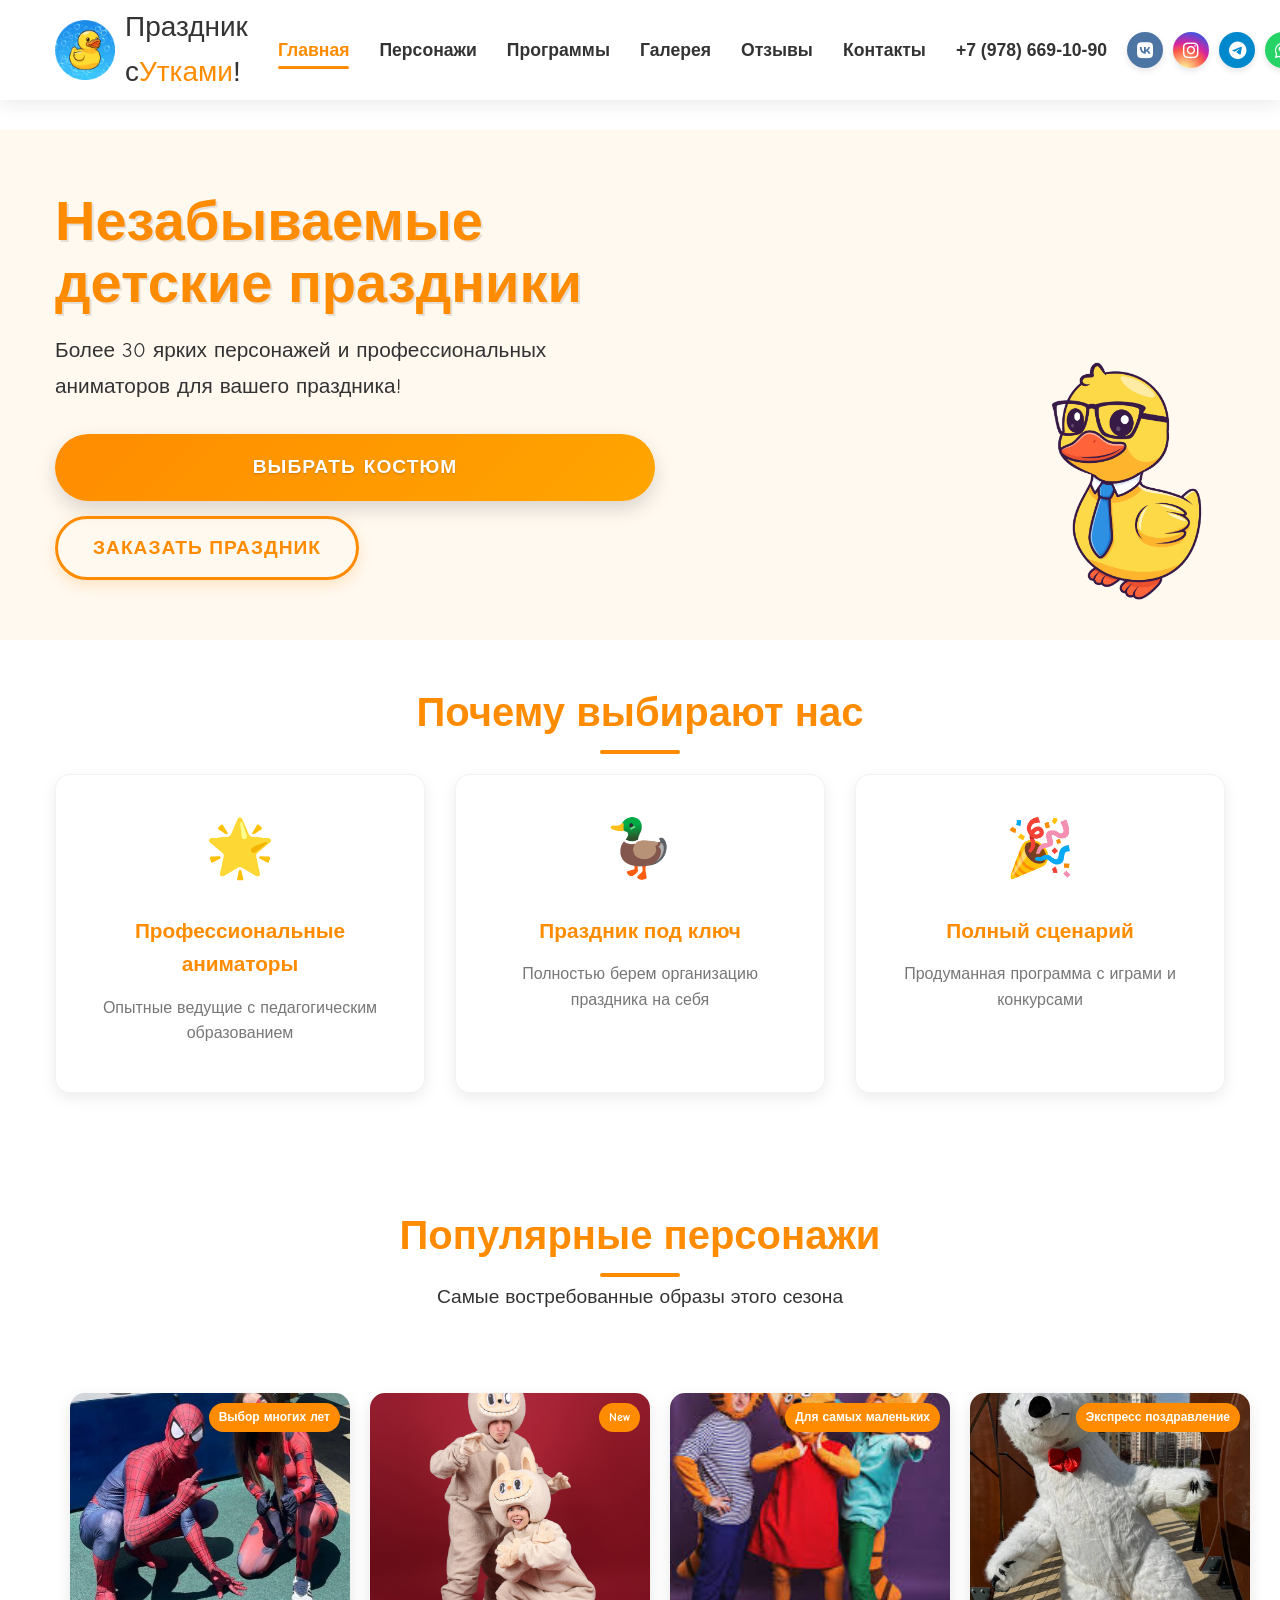
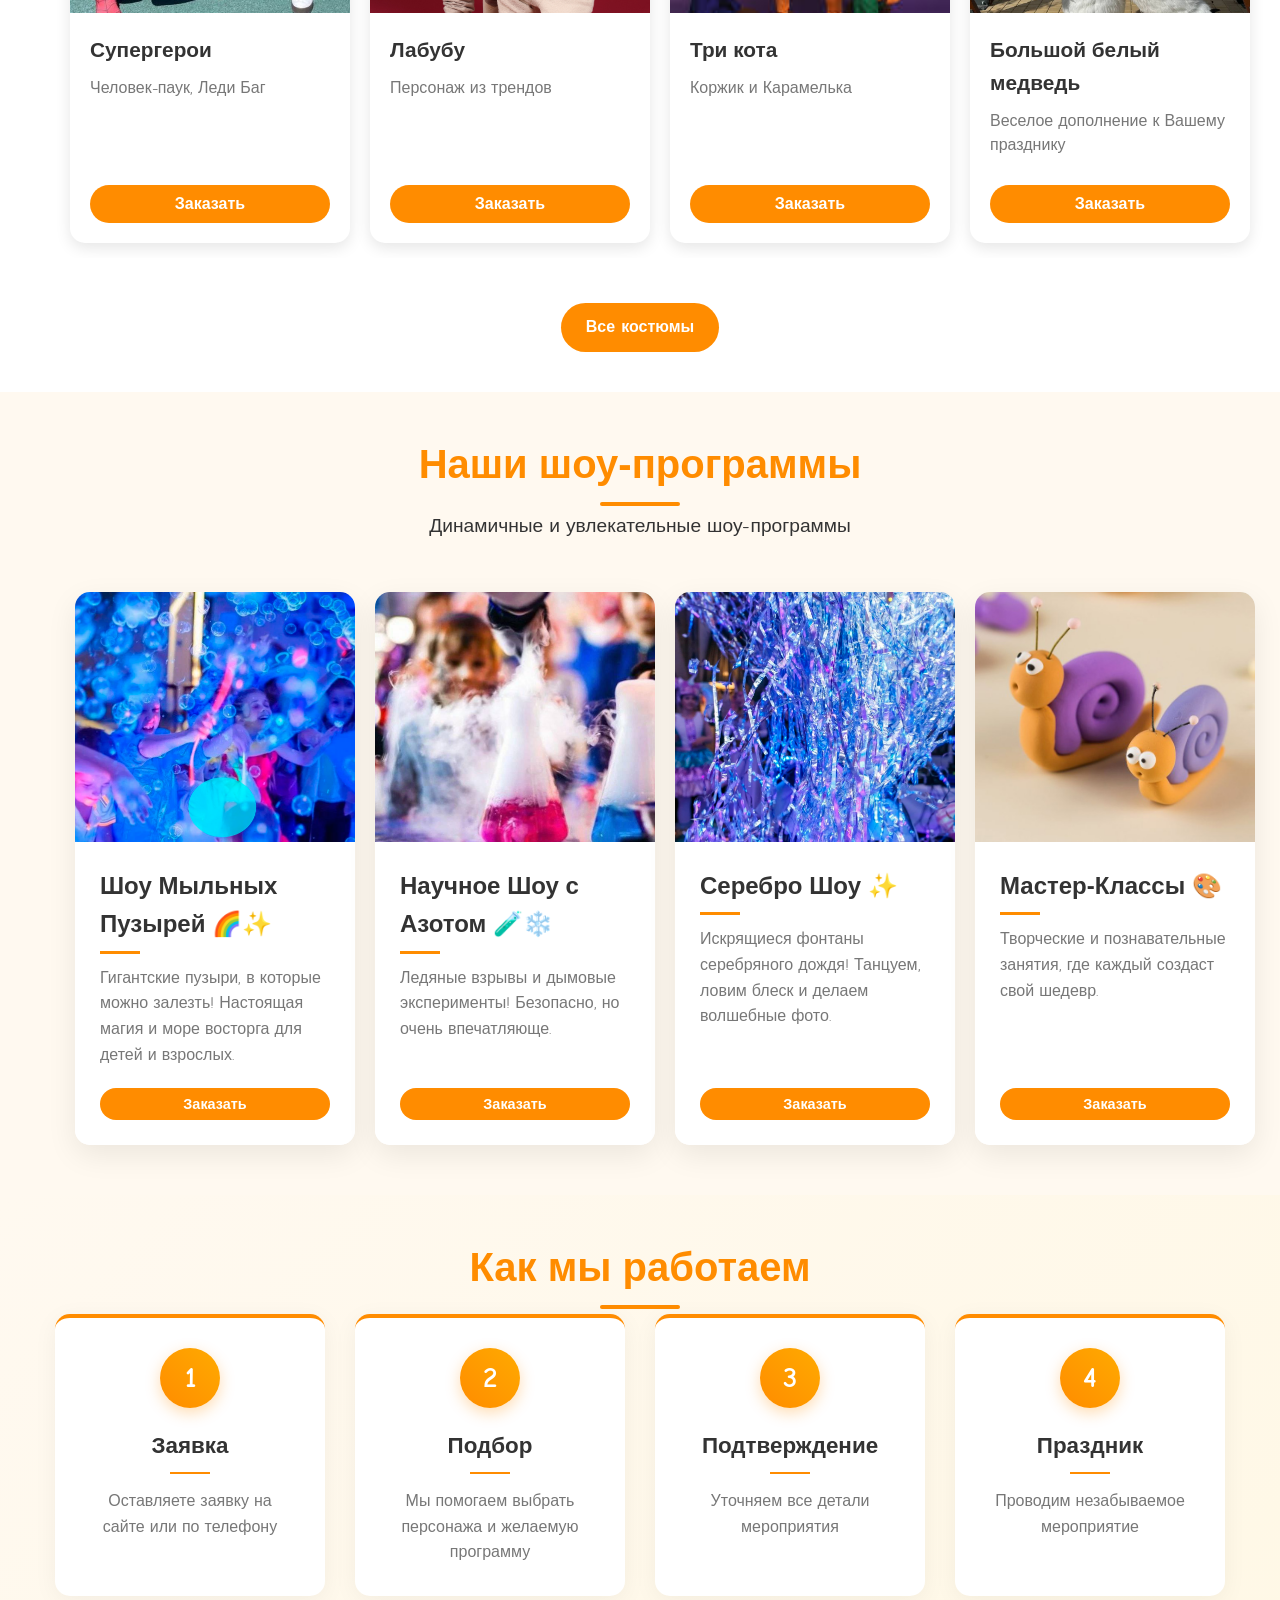
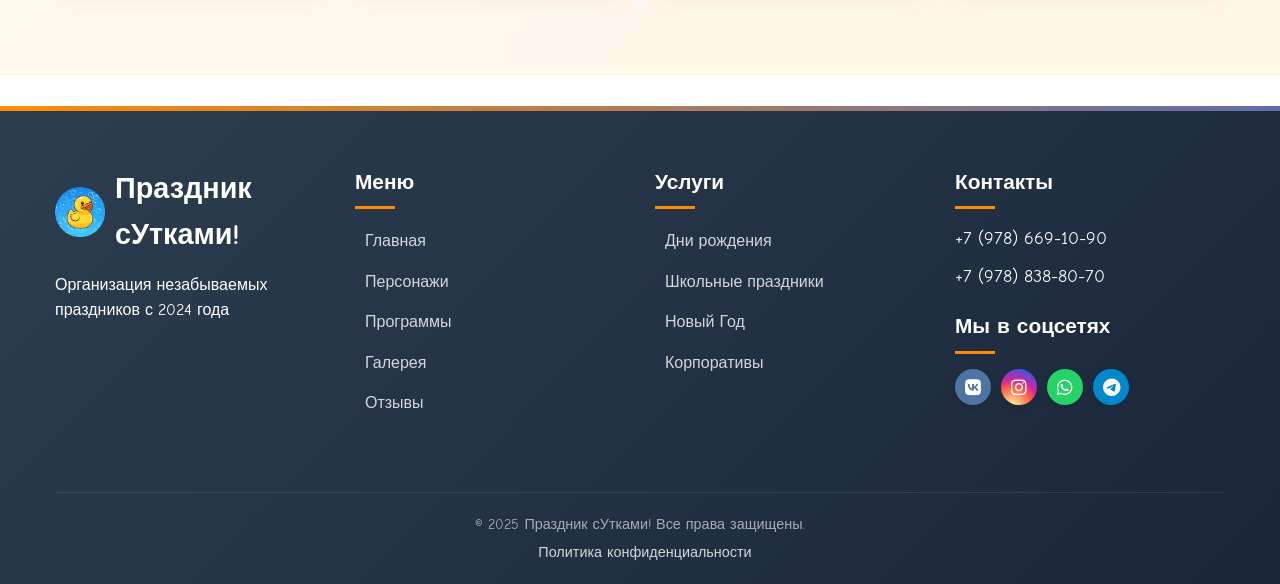
<file: index.html>
<!DOCTYPE html>
<html lang="ru">
<head>
    <meta charset="UTF-8">
    <meta name="viewport" content="width=device-width, initial-scale=1.0">
    <title>Праздник сУтками! - Организация детских праздников</title>
    <meta name="description" content="Профессиональная организация детских праздников">
    <link href="https://fonts.googleapis.com/css2?family=Chewy&family=Comic+Neue:wght@400;700&display=swap" rel="stylesheet">
    <link rel="stylesheet" href="https://cdnjs.cloudflare.com/ajax/libs/font-awesome/6.0.0/css/all.min.css">
    <link rel="stylesheet" href="css/style.css">
</head>
<body>
    <!-- Шапка -->
    <header class="header">
        <div class="container">
            <div class="header__inner">
                <a href="index.html" class="logo">
                    <img src="images/logo.png" alt="Логотип Праздник сУтками" class="logo__img">
                    <span class="logo__text">Праздник с<span>Утками</span>!</span>
                </a>
                
                <nav class="nav">
                    <a href="index.html" class="nav__link active">Главная</a>
                    <a href="costumes.html" class="nav__link">Персонажи</a>
                    <a href="programs.html" class="nav__link">Программы</a>
                    <a href="gallery.html" class="nav__link">Галерея</a>
                    <a href="reviews.html" class="nav__link">Отзывы</a>
                    <a href="contacts.html" class="nav__link">Контакты</a>
                </nav>
                
                <div class="header__contacts">
                    <a href="tel:+79786691090" class="header__phone">+7 (978) 669-10-90</a>
                    <div class="social-links">
                        <a href="https://vk.com/prazdnik_sutkami" class="social-link vk" target="_blank" aria-label="ВКонтакте"><i class="fab fa-vk"></i></a>
                        <a href="https://instagram.com/prazdnik_sutkami" class="social-link insta" target="_blank" aria-label="Instagram"><i class="fab fa-instagram"></i></a>
                        <a href="https://t.me/prazdnik_sutkami" class="social-link tg" target="_blank" aria-label="Telegram"><i class="fab fa-telegram"></i></a>
                        <a href="https://wa.me/79786691090" class="social-link wa" target="_blank" aria-label="WhatsApp"><i class="fab fa-whatsapp"></i></a>
                    </div>
                </div>
                
                <button class="burger" aria-label="Меню">
                    <span></span>
                    <span></span>
                    <span></span>
                </button>
            </div>
        </div>
    </header>

    <!-- Основное содержимое -->
    <main class="main">
        <!-- Герой -->
        <section class="hero">
            <div class="container">
                <div class="hero__content">
                    <h1 class="hero__title">Незабываемые детские праздники</h1>
                    <p class="hero__text">Более 30 ярких персонажей и профессиональных аниматоров для вашего праздника!</p>
                    <div class="hero__buttons">
                     <a href="costumes.html" class="btn btn--primary pulse btn-costume">Выбрать костюм</a>
                        <button class="btn btn--outline btn-order" id="openModalBtn">Заказать праздник</button>
                    </div>
                </div>
                <div class="hero__image">
                    <img src="images/hero-duck.png" alt="Веселая утка" class="hero__duck floating" width="300" height="300">
                </div>
            </div>
        </section>

        <!-- Преимущества -->
        <section class="section benefits">
            <div class="container">
                <h2 class="section__title">Почему выбирают нас</h2>
                
                <div class="benefits__grid">
                    <div class="benefit-card">
                        <div class="benefit-card__icon">🌟</div>
                        <h3 class="benefit-card__title">Профессиональные аниматоры</h3>
                        <p class="benefit-card__text">Опытные ведущие с педагогическим образованием</p>
                    </div>
                    
                    <div class="benefit-card">
                        <div class="benefit-card__icon">🦆</div>
                        <h3 class="benefit-card__title">Праздник под ключ</h3>
                        <p class="benefit-card__text">Полностью берем организацию праздника на себя</p>
                    </div>
                    
                    <div class="benefit-card">
                        <div class="benefit-card__icon">🎉</div>
                        <h3 class="benefit-card__title">Полный сценарий</h3>
                        <p class="benefit-card__text">Продуманная программа с играми и конкурсами</p>
                    </div>
                </div>
            </div>
        </section>

        <!-- Популярные костюмы -->
        <section class="section costumes">
            <div class="container">
                <h2 class="section__title">Популярные персонажи</h2>
                <p class="section__subtitle">Самые востребованные образы этого сезона</p>
                
                <div class="costumes__grid">
                    <div class="costume-card">
                        <div class="costume-card__image">
                            <img src="images/costumes/superhero.jpg" alt="Супергерой" loading="lazy">
                            <div class="costume-card__badge">Выбор многих лет</div>
                        </div>
                        <div class="costume-card__content">
                            <h3 class="costume-card__title">Супергерои</h3>
                            <p class="costume-card__text">Человек-паук, Леди Баг</p>
                            <div class="costume-card__footer">
                                <button class="btn btn--primary btn--small btn-costume">Заказать</button>
                            </div>
                        </div>
                    </div>
                    
                    <div class="costume-card">
                        <div class="costume-card__image">
                            <img src="images/costumes/labubu.jpg" alt="Лабубу" loading="lazy">
                            <div class="costume-card__badge">New</div>
                        </div>
                        <div class="costume-card__content">
                            <h3 class="costume-card__title">Лабубу</h3>
                            <p class="costume-card__text">Персонаж из трендов</p>
                            <div class="costume-card__footer">
                                <button class="btn btn--primary btn--small btn-costume">Заказать</button>
                            </div>
                        </div>
                    </div>
                    
                    <div class="costume-card">
                        <div class="costume-card__image">
                            <img src="images/costumes/cats.jpg" alt="Коржик и карамелька" loading="lazy">
                            <div class="costume-card__badge">Для самых маленьких</div>
                        </div>
                        <div class="costume-card__content">
                            <h3 class="costume-card__title">Три кота</h3>
                            <p class="costume-card__text">Коржик и Карамелька</p>
                            <div class="costume-card__footer">
                                <button class="btn btn--primary btn--small btn-costume">Заказать</button>
                            </div>
                        </div>
                    </div>
                   
                    <div class="costume-card">
                        <div class="costume-card__image">
                            <img src="images/costumes/bigM.jpg" alt="Большой белый медведь" loading="lazy">
                            <div class="costume-card__badge">Экспресс поздравление</div>
                        </div>
                        <div class="costume-card__content">
                            <h3 class="costume-card__title">Большой белый медведь</h3>
                            <p class="costume-card__text">Веселое дополнение к Вашему празднику</p>
                            <div class="costume-card__footer">
                                <button class="btn btn--primary btn--small btn-costume">Заказать</button>
                            </div>
                        </div>
                    </div>
                </div>
                
                <div class="section__footer">
                    <a href="costumes.html" class="btn btn--primary">Все костюмы</a>
                </div>
            </div>
        </section>

        <!-- Наши шоу-программы -->
        <section class="section characters bg-accent">
            <div class="container">
                <h2 class="section__title">Наши шоу-программы</h2>
                <p class="section__subtitle">Динамичные и увлекательные шоу-программы</p>
                
                <div class="characters__slider">
                    <div class="character-card">
                        <div class="character-card__image">
                            <img src="images/characters/orb.jpg" alt="Шоу Гиганских мыльных пузырей" loading="lazy">
                        </div>
                        <div class="character-card__content">
                            <h3 class="character-card__title">Шоу Мыльных Пузырей 🌈✨</h3>
                            <p class="character-card__text">Гигантские пузыри, в которые можно залезть! Настоящая магия и море восторга для детей и взрослых.</p>
                            <button class="btn btn--primary btn--small btn-program">Заказать</button>
                        </div>
                    </div>
                    <div class="character-card">
                        <div class="character-card__image">
                            <img src="images/characters/wow.jpg" alt="Научное Шоу" loading="lazy">
                        </div>
                        <div class="character-card__content">
                            <h3 class="character-card__title">Научное Шоу с Азотом 🧪❄️</h3>
                            <p class="character-card__text">Ледяные взрывы и дымовые эксперименты! Безопасно, но очень впечатляюще.</p>
                            <button class="btn btn--primary btn--small btn-program">Заказать</button>
                        </div>
                    </div>
                    <div class="character-card">
                        <div class="character-card__image">
                            <img src="images/characters/serebro.jpg" alt="Серебро Шоу" loading="lazy">
                        </div>
                        <div class="character-card__content">
                            <h3 class="character-card__title">Серебро Шоу ✨</h3>
                            <p class="character-card__text">Искрящиеся фонтаны серебряного дождя! Танцуем, ловим блеск и делаем волшебные фото.️</p>
                            <button class="btn btn--primary btn--small btn-program">Заказать</button>
                        </div>
                    </div>
                    
                    <div class="character-card">
                        <div class="character-card__image">
                            <img src="images/characters/captain.jpg" alt="Мастер классы" loading="lazy">
                        </div>
                        <div class="character-card__content">
                            <h3 class="character-card__title">Мастер-Классы 🎨</h3>
                            <p class="character-card__text">Творческие и познавательные занятия, где каждый создаст свой шедевр.</p>
                            <button class="btn btn--primary btn--small btn-program">Заказать</button>
                        </div>
                    </div>
                </div>
            </div>
        </section>

        <!-- Как мы работаем -->
        <section class="section workflow">
            <div class="container">
                <h2 class="section__title">Как мы работаем</h2>
                
                <div class="workflow__steps">
                    <div class="workflow__step">
                        <div class="workflow__number">1</div>
                        <h3 class="workflow__title">Заявка</h3>
                        <p class="workflow__text">Оставляете заявку на сайте или по телефону</p>
                    </div>
                    
                    <div class="workflow__step">
                        <div class="workflow__number">2</div>
                        <h3 class="workflow__title">Подбор</h3>
                        <p class="workflow__text">Мы помогаем выбрать персонажа и желаемую программу</p>
                    </div>
                    
                    <div class="workflow__step">
                        <div class="workflow__number">3</div>
                        <h3 class="workflow__title">Подтверждение</h3>
                        <p class="workflow__text">Уточняем все детали мероприятия</p>
                    </div>
                    
                    <div class="workflow__step">
                        <div class="workflow__number">4</div>
                        <h3 class="workflow__title">Праздник</h3>
                        <p class="workflow__text">Проводим незабываемое мероприятие</p>
                    </div>
                </div>
            </div>
        </section>

        <!-- Форма заказа 
        <section class="section contact bg-dark">
            <div class="container">
                <div class="contact__inner">
                    <div class="contact__form">
                        <h2 class="section__title">Заказать праздник</h2>
                        <form class="form" id="orderForm">
                            <div class="form__group">
                                <label for="name" class="form__label">Ваше имя*</label>
                                <input type="text" id="name" name="name" class="form__input" required 
                                       placeholder="Иван Иванов" minlength="2" maxlength="50">
                            </div>
                            
                            <div class="form__group">
                                <label for="phone" class="form__label">Телефон*</label>
                                <input type="tel" id="phone" name="phone" class="form__input" required
                                       placeholder="+7 (978) 123-45-67">
                            </div>
                            
                            <div class="form__group">
                                <label for="event" class="form__label">Тип мероприятия*</label>
                                <select id="event" name="event" class="form__select" required>
                                    <option value="" disabled selected>Выберите тип</option>
                                    <option value="birthday">День рождения</option>
                                    <option value="school">Школьный праздник</option>
                                    <option value="corporate">Корпоратив</option>
                                    <option value="wedding">Свадьба</option>
                                    <option value="other">Другое</option>
                                </select>
                            </div>

                            <button type="submit" class="btn btn--primary btn--block">
                                Отправить заявку
                            </button>

                            <p class="form__note">* Обязательные поля для заполнения</p>
                        </form>
                    </div>
                    
                    <div class="contact__info">
                        <h3 class="contact__info-title">Контакты</h3>
                        
                        <div class="contact__phones">
                            <a href="tel:+79786691090" class="contact__phone">+7 (978) 669-10-90</a>
                            <a href="tel:+79788388070" class="contact__phone">+7 (978) 838-80-70</a>
                        </div>
                        
                        <div class="contact__social">
                            <a href="https://vk.com/sytkamu" class="social-link vk" target="_blank" aria-label="ВКонтакте"><i class="fab fa-vk"></i></a>
                            <a href="https://www.instagram.com/sytkamu/profilecard/?igsh=MjNhdXppNnJiempx" class="social-link insta" target="_blank" aria-label="Instagram"><i class="fab fa-instagram"></i></a>
                            <a href="https://wa.me/+79786691090" class="social-link wa" target="_blank" aria-label="WhatsApp"><i class="fab fa-whatsapp"></i></a>
                            <a href="https://t.me/sytkami" class="social-link tg" target="_blank" aria-label="Telegram"><i class="fab fa-telegram"></i></a>
                        </div>
                    </div>
                </div>
            </div>
        </section>-->
    </main>

    <!-- Подвал -->
    <footer class="footer">
        <div class="container">
            <div class="footer__inner">
                <div class="footer__col">
                    <a href="index.html" class="footer__logo">
                        <img src="images/logo.png" alt="Праздник сУтками">
                        <span>Праздник сУтками!</span>
                    </a>
                    <p class="footer__text">Организация незабываемых праздников с 2024 года</p>
                </div>
                
                <div class="footer__col">
                    <h3 class="footer__title">Меню</h3>
                    <nav class="footer__nav">
                        <a href="index.html" class="footer__link">Главная</a>
                        <a href="costumes.html" class="footer__link">Персонажи</a>
                        <a href="programs.html" class="footer__link">Программы</a>
                        <a href="gallery.html" class="footer__link">Галерея</a>
                        <a href="reviews.html" class="footer__link">Отзывы</a>
                    </nav>
                </div>
                
                <div class="footer__col">
                    <h3 class="footer__title">Услуги</h3>
                    <nav class="footer__nav">
                        <a href="birthdays.html" class="footer__link">Дни рождения</a>
                        <a href="school-events.html" class="footer__link">Школьные праздники</a>
                        <a href="new-year.html" class="footer__link">Новый Год</a>
                        <a href="corporate.html" class="footer__link">Корпоративы</a>
                    </nav>
                </div>
                
                <div class="footer__col">
                    <h3 class="footer__title">Контакты</h3>
                    <div class="footer__phones">
                        <a href="tel:+79786691090" class="footer__phone">+7 (978) 669-10-90</a>
                        <a href="tel:+79788388070" class="footer__phone">+7 (978) 838-80-70</a>
                    </div>
                    
                    <h3 class="footer__title" style="margin-top: 20px;">Мы в соцсетях</h3>
                    <div class="social-links">
                        <a href="https://vk.com/sytkamu" class="social-link vk" target="_blank" aria-label="ВКонтакте"><i class="fab fa-vk"></i></a>
                        <a href="https://www.instagram.com/sytkamu/profilecard/?igsh=MjNhdXppNnJiempx" class="social-link insta" target="_blank" aria-label="Instagram"><i class="fab fa-instagram"></i></a>
                        <a href="https://wa.me/+79786691090" class="social-link wa" target="_blank" aria-label="WhatsApp"><i class="fab fa-whatsapp"></i></a>
                        <a href="https://t.me/sytkami" class="social-link tg" target="_blank" aria-label="Telegram"><i class="fab fa-telegram"></i></a>
                    </div>
                </div>
            </div>
            
            <div class="footer__bottom">
                <p class="footer__copyright">© 2025 Праздник сУтками! Все права защищены.</p>
                <a href="privacy.html" class="footer__link">Политика конфиденциальности</a>
            </div>
        </div>
    </footer>

    <!-- Кнопка "Наверх" -->
    <a href="#" class="to-top" aria-label="Наверх"><i class="fas fa-arrow-up"></i></a>

    <!-- Модальное окно -->
    <div class="modal" id="orderModal">
        <div class="modal__content">
            <button class="modal__close" id="closeModalBtn">&times;</button>
            <h2 class="modal__title">Заказать праздник</h2>
            <p class="modal__text">Заполните форму ниже, и мы свяжемся с вами для уточнения деталей!</p>
            
            <form class="form" id="modalForm">
                <div class="form__group">
                    <label class="form__label" for="modal-name">Ваше имя*</label>
                    <input class="form__input" type="text" id="modal-name" name="name" required placeholder="Как к вам обращаться?">
                </div>
                
                <div class="form__group">
                    <label class="form__label" for="modal-phone">Телефон*</label>
                    <input class="form__input" type="tel" id="modal-phone" name="phone" required placeholder="+7 (___) ___-__-__">
                </div>
                
                <div class="form__group">
                    <label class="form__label" for="modal-event">Тип праздника*</label>
                    <select class="form__select" id="modal-event" name="event" required>
                        <option value="" disabled selected>Выберите тип праздника</option>
                        <option value="birthday">День рождения</option>
                        <option value="school">Школьный праздник</option>
                        <option value="newyear">Новый год</option>
                        <option value="graduation">Выпускной</option>
                        <option value="other">Другое</option>
                    </select>
                </div>
                
                <div class="form__group">
                    <label class="form__label" for="modal-date">Дата праздника</label>
                    <input class="form__input" type="date" id="modal-date" name="date">
                </div>
                
                <div class="form__group">
                    <label class="form__label" for="modal-guests">Количество гостей</label>
                    <input class="form__input" type="number" id="modal-guests" name="guests" min="1" max="100" placeholder="Пример: 10">
                </div>
                
                <div class="form__group">
                    <label class="form__label" for="modal-message">Дополнительная информация</label>
                    <textarea class="form__textarea" id="modal-message" name="message" placeholder="Место проведения, особые пожелания и т.д."></textarea>
                </div>
                
                <div class="form__group">
                    <button type="submit" class="btn btn--primary btn--block">Отправить заявку</button>
                </div>
                
                <p class="form__note">Нажимая кнопку, вы соглашаетесь с <a href="privacy.html" class="link">политикой конфиденциальности</a></p>
            </form>
        </div>
    </div>

    <!-- Скрипты -->
    <script src="js/script.js"></script>
    <script src="js/modal.js"></script>
</body>
</html>
</file>
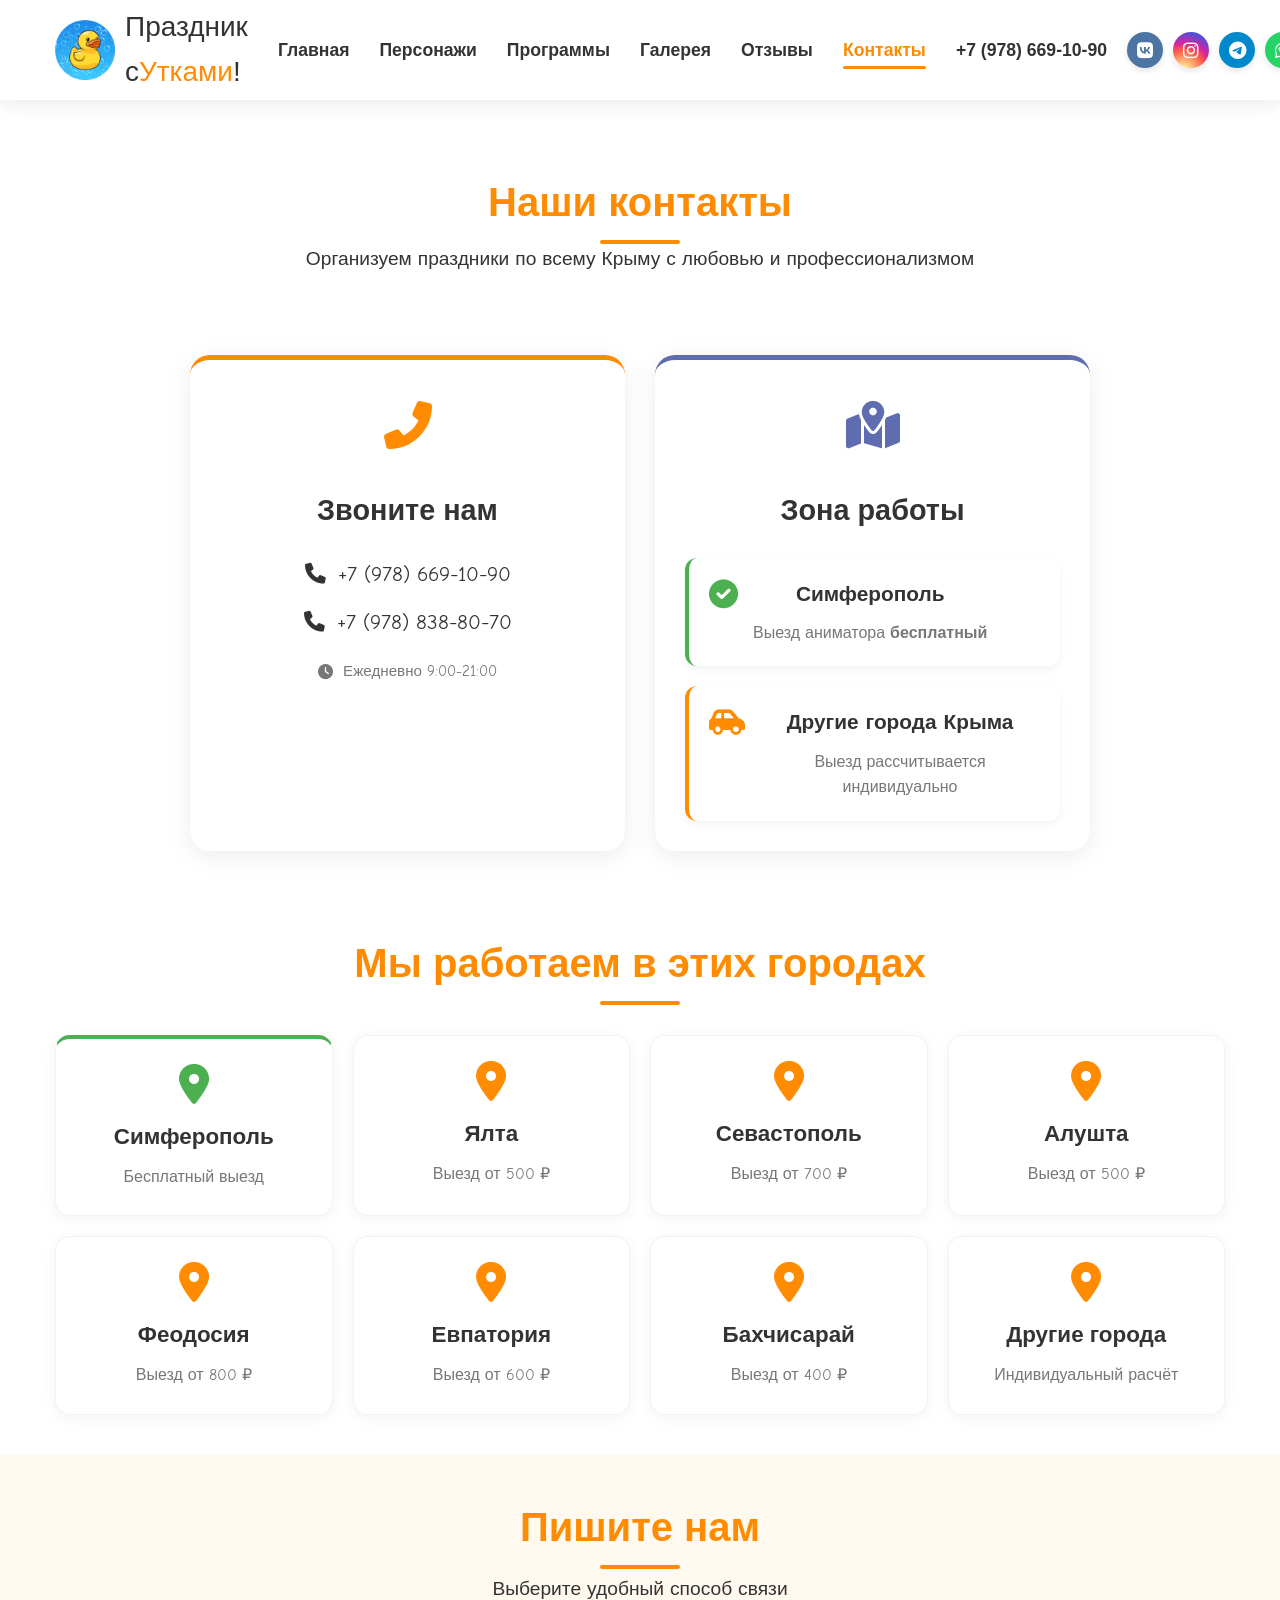
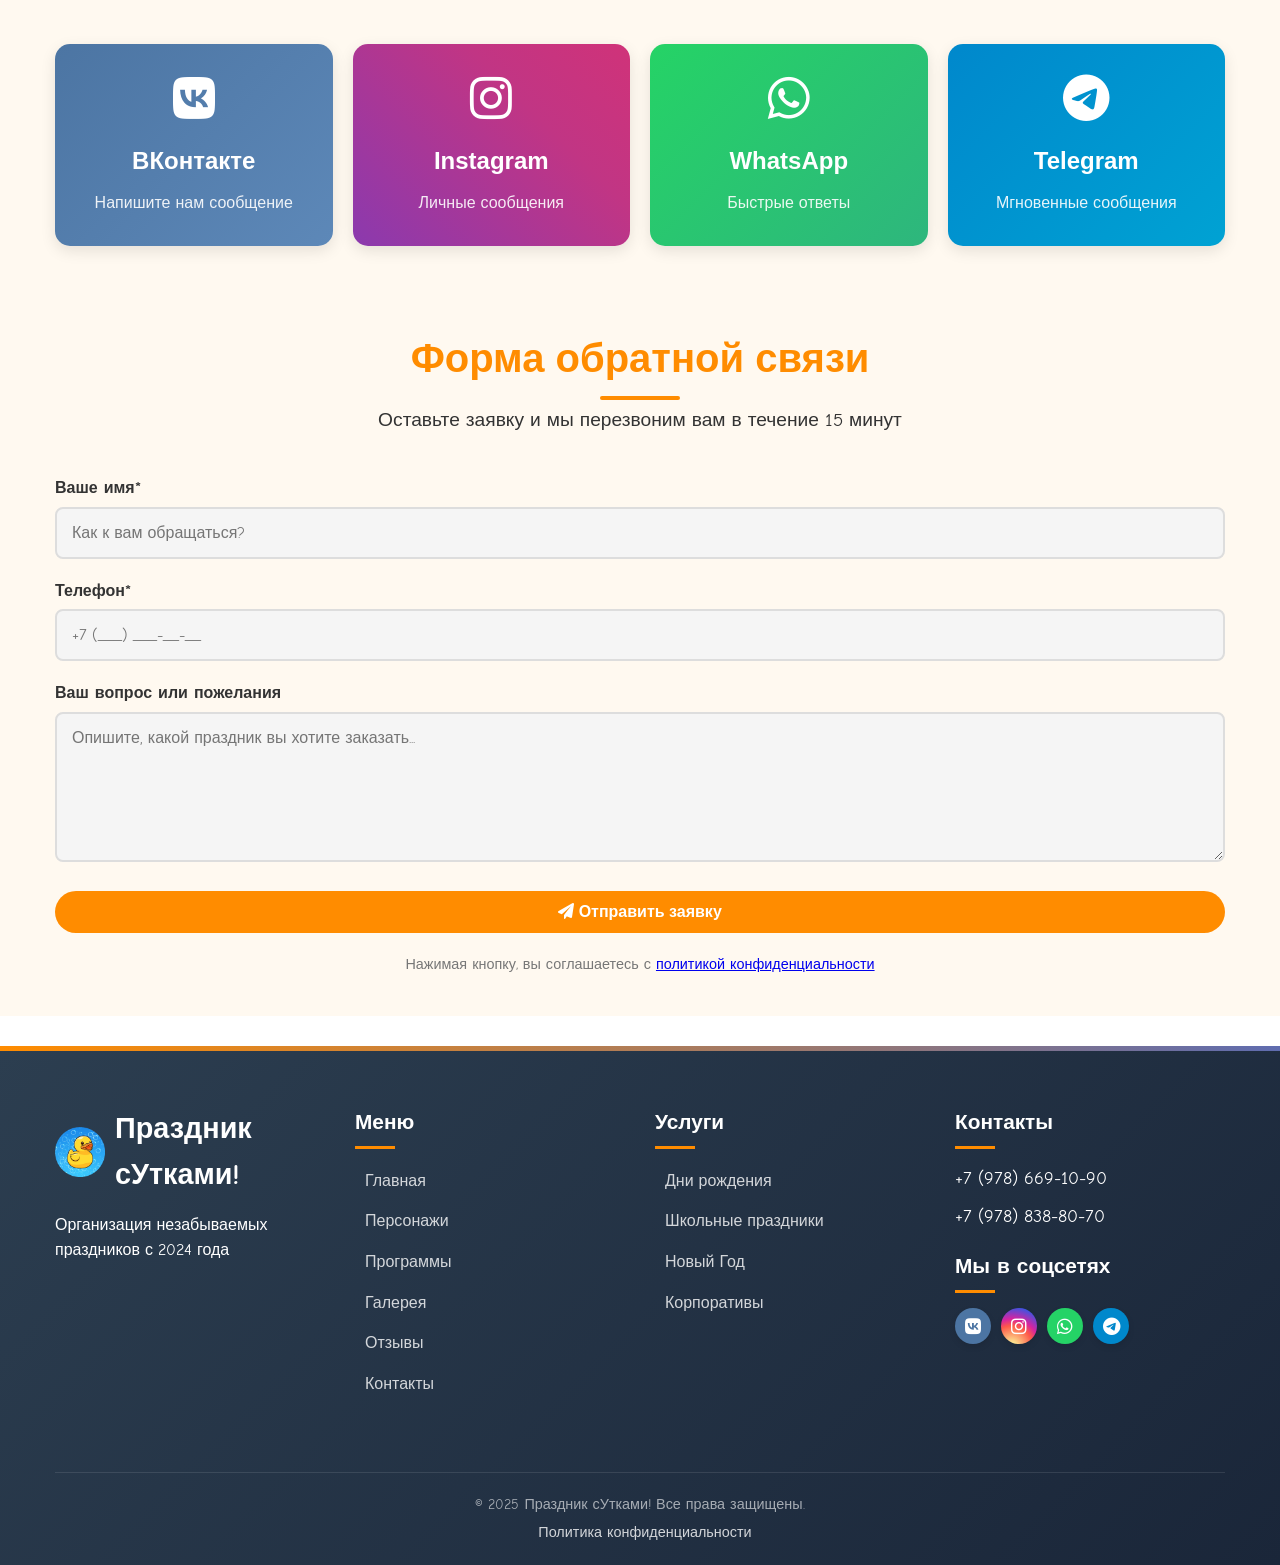
<file: contacts.html>
<!DOCTYPE html>
<html lang="ru">
<head>
    <meta charset="UTF-8">
    <meta name="viewport" content="width=device-width, initial-scale=1.0">
    <title>Контакты | Праздник сУтками! - Организация детских праздников в Крыму</title>
    <meta name="description" content="Контактная информация для заказа детских праздников в Симферополе и Крыму">
    <link href="https://fonts.googleapis.com/css2?family=Chewy&family=Comic+Neue:wght@400;700&display=swap" rel="stylesheet">
    <link rel="stylesheet" href="https://cdnjs.cloudflare.com/ajax/libs/font-awesome/6.0.0/css/all.min.css">
    <link rel="stylesheet" href="css/style.css">
</head>
<body>
    <!-- Шапка (остаётся без изменений) -->
    <header class="header">
        <div class="container">
            <div class="header__inner">
                <a href="index.html" class="logo">
                    <img src="images/logo.png" alt="Логотип Праздник сУтками" class="logo__img">
                    <span class="logo__text">Праздник с<span>Утками</span>!</span>
                </a>
                
                <nav class="nav">
                    <a href="index.html" class="nav__link">Главная</a>
                    <a href="costumes.html" class="nav__link">Персонажи</a>
                    <a href="programs.html" class="nav__link">Программы</a>
                    <a href="gallery.html" class="nav__link">Галерея</a>
                    <a href="reviews.html" class="nav__link">Отзывы</a>
                    <a href="contacts.html" class="nav__link active">Контакты</a>
                </nav>
                
                <div class="header__contacts">
                    <a href="tel:+79786691090" class="header__phone">+7 (978) 669-10-90</a>
                    <div class="social-links">
                        <a href="https://vk.com/prazdnik_sutkami" class="social-link vk" target="_blank" aria-label="ВКонтакте"><i class="fab fa-vk"></i></a>
                        <a href="https://instagram.com/prazdnik_sutkami" class="social-link insta" target="_blank" aria-label="Instagram"><i class="fab fa-instagram"></i></a>
                        <a href="https://t.me/prazdnik_sutkami" class="social-link tg" target="_blank" aria-label="Telegram"><i class="fab fa-telegram"></i></a>
                        <a href="https://wa.me/79786691090" class="social-link wa" target="_blank" aria-label="WhatsApp"><i class="fab fa-whatsapp"></i></a>
                    </div>
                </div>
            </div>
        </div>
    </header>
    <!-- Основное содержимое -->
    <main class="main">
        <!-- Заголовок страницы -->
        <section class="page-header">
            <div class="container">
                <h1 class="page-header__title">Наши контакты</h1>
                <p class="page-header__subtitle">Организуем праздники по всему Крыму с любовью и профессионализмом</p>
            </div>
        </section>

        <!-- Основные контакты -->
        <section class="section contacts-main">
            <div class="container">
                <div class="contacts-grid">
                    <!-- Блок телефонов -->
                    <div class="contact-card contact-card--primary">
                        <div class="contact-card__icon">
                            <i class="fas fa-phone-alt"></i>
                        </div>
                        <h2 class="contact-card__title">Звоните нам</h2>
                        <div class="contact-card__content">
                            <a href="tel:+79786691090" class="contact-phone pulse">
                                <i class="fas fa-phone"></i> +7 (978) 669-10-90
                            </a>
                            <a href="tel:+79788388070" class="contact-phone pulse">
                                <i class="fas fa-phone"></i> +7 (978) 838-80-70
                            </a>
                            <div class="work-time">
                                <i class="fas fa-clock"></i> Ежедневно 9:00-21:00
                            </div>
                        </div>
                    </div>
                    
                    <!-- Блок зоны работы -->
                    <div class="contact-card contact-card--accent">
                        <div class="contact-card__icon">
                            <i class="fas fa-map-marked-alt"></i>
                        </div>
                        <h2 class="contact-card__title">Зона работы</h2>
                        <div class="contact-card__content">
                            <div class="delivery-info">
                                <div class="delivery-item delivery-item--free">
                                    <i class="fas fa-check-circle"></i>
                                    <div>
                                        <h3>Симферополь</h3>
                                        <p>Выезд аниматора <strong>бесплатный</strong></p>
                                    </div>
                                </div>
                                <div class="delivery-item delivery-item--paid">
                                    <i class="fas fa-car-side"></i>
                                    <div>
                                        <h3>Другие города Крыма</h3>
                                        <p>Выезд рассчитывается индивидуально</p>
                                    </div>
                                </div>
                            </div>
                        </div>
                    </div>
                </div>
            </div>
        </section>

        <!-- Карта с городами -->
        <section class="section cities-map">
            <div class="container">
                <h2 class="section__title">Мы работаем в этих городах</h2>
                <div class="cities-grid">
                    <div class="city-card city-card--free">
                        <i class="fas fa-map-marker-alt"></i>
                        <h3>Симферополь</h3>
                        <p>Бесплатный выезд</p>
                    </div>
                    <div class="city-card">
                        <i class="fas fa-map-marker-alt"></i>
                        <h3>Ялта</h3>
                        <p>Выезд от 500 ₽</p>
                    </div>
                    <div class="city-card">
                        <i class="fas fa-map-marker-alt"></i>
                        <h3>Севастополь</h3>
                        <p>Выезд от 700 ₽</p>
                    </div>
                    <div class="city-card">
                        <i class="fas fa-map-marker-alt"></i>
                        <h3>Алушта</h3>
                        <p>Выезд от 500 ₽</p>
                    </div>
                    <div class="city-card">
                        <i class="fas fa-map-marker-alt"></i>
                        <h3>Феодосия</h3>
                        <p>Выезд от 800 ₽</p>
                    </div>
                    <div class="city-card">
                        <i class="fas fa-map-marker-alt"></i>
                        <h3>Евпатория</h3>
                        <p>Выезд от 600 ₽</p>
                    </div>
                    <div class="city-card">
                        <i class="fas fa-map-marker-alt"></i>
                        <h3>Бахчисарай</h3>
                        <p>Выезд от 400 ₽</p>
                    </div>
                    <div class="city-card">
                        <i class="fas fa-map-marker-alt"></i>
                        <h3>Другие города</h3>
                        <p>Индивидуальный расчёт</p>
                    </div>
                </div>
            </div>
        </section>

        <!-- Соцсети и мессенджеры -->
        <section class="section social-section bg-accent">
            <div class="container">
                <h2 class="section__title">Пишите нам</h2>
                <p class="section__subtitle">Выберите удобный способ связи</p>
                
                <div class="social-grid">
                    <a href="https://vk.com/prazdnik_sutkami" class="social-card social-card--vk">
                        <i class="fab fa-vk"></i>
                        <h3>ВКонтакте</h3>
                        <p>Напишите нам сообщение</p>
                    </a>
                    
                    <a href="https://instagram.com/prazdnik_sutkami" class="social-card social-card--insta">
                        <i class="fab fa-instagram"></i>
                        <h3>Instagram</h3>
                        <p>Личные сообщения</p>
                    </a>
                    
                    <a href="https://wa.me/79786691090" class="social-card social-card--wa">
                        <i class="fab fa-whatsapp"></i>
                        <h3>WhatsApp</h3>
                        <p>Быстрые ответы</p>
                    </a>
                    
                    <a href="https://t.me/prazdnik_sutkami" class="social-card social-card--tg">
                        <i class="fab fa-telegram"></i>
                        <h3>Telegram</h3>
                        <p>Мгновенные сообщения</p>
                    </a>
                </div>
            </div>
        </section>

        <!-- Форма обратной связи (остаётся без изменений) -->
        <section class="section contact-form bg-accent">
            <div class="container">
                <h2 class="section__title">Форма обратной связи</h2>
                <p class="section__subtitle">Оставьте заявку и мы перезвоним вам в течение 15 минут</p>
                
                <form class="form" id="contactForm">
                    <div class="form__row">
                        <div class="form__group">
                            <label for="contact-name" class="form__label">Ваше имя*</label>
                            <input type="text" id="contact-name" name="name" class="form__input" required placeholder="Как к вам обращаться?">
                        </div>
                        
                        <div class="form__group">
                            <label for="contact-phone" class="form__label">Телефон*</label>
                            <input type="tel" id="contact-phone" name="phone" class="form__input" required placeholder="+7 (___) ___-__-__">
                        </div>
                    </div>
                    
                    <div class="form__group">
                        <label for="contact-message" class="form__label">Ваш вопрос или пожелания</label>
                        <textarea id="contact-message" name="message" class="form__textarea" rows="4" placeholder="Опишите, какой праздник вы хотите заказать..."></textarea>
                    </div>
                    
                    <div class="form__footer">
                        <button type="submit" class="btn btn--primary btn--block pulse">
                            <i class="fas fa-paper-plane"></i> Отправить заявку
                        </button>
                        <p class="form__note">Нажимая кнопку, вы соглашаетесь с <a href="privacy.html">политикой конфиденциальности</a></p>
                    </div>
                </form>
            </div>
        </section>
		
    </main>

 <footer class="footer">
        <div class="container">
            <div class="footer__inner">
                <div class="footer__col">
                    <a href="index.html" class="footer__logo">
                        <img src="images/logo.png" alt="Праздник сУтками">
                        <span>Праздник сУтками!</span>
                    </a>
                    <p class="footer__text">Организация незабываемых праздников с 2024 года</p>
                </div>
                
                <div class="footer__col">
                    <h3 class="footer__title">Меню</h3>
                    <nav class="footer__nav">
                        <a href="index.html" class="footer__link">Главная</a>
                        <a href="costumes.html" class="footer__link">Персонажи</a>
                        <a href="programs.html" class="footer__link">Программы</a>
                        <a href="gallery.html" class="footer__link">Галерея</a>
                        <a href="reviews.html" class="footer__link">Отзывы</a>
                        <a href="contacts.html" class="footer__link">Контакты</a>
                    </nav>
                </div>
                
                <div class="footer__col">
                    <h3 class="footer__title">Услуги</h3>
                    <nav class="footer__nav">
                        <a href="birthdays.html" class="footer__link">Дни рождения</a>
                        <a href="school-events.html" class="footer__link">Школьные праздники</a>
                        <a href="new-year.html" class="footer__link">Новый Год</a>
                        <a href="corporate.html" class="footer__link">Корпоративы</a>
                    </nav>
                </div>
                
                <div class="footer__col">
                    <h3 class="footer__title">Контакты</h3>
                    <div class="footer__phones">
                        <a href="tel:+79786691090" class="footer__phone">+7 (978) 669-10-90</a>
                        <a href="tel:+79788388070" class="footer__phone">+7 (978) 838-80-70</a>
                    </div>
                    
                    <h3 class="footer__title" style="margin-top: 20px;">Мы в соцсетях</h3>
                    <div class="social-links">
                        <a href="https://vk.com/sytkamu" class="social-link vk" target="_blank" aria-label="ВКонтакте"><i class="fab fa-vk"></i></a>
                        <a href="https://www.instagram.com/sytkamu/profilecard/?igsh=MjNhdXppNnJiempx" class="social-link insta" target="_blank" aria-label="Instagram"><i class="fab fa-instagram"></i></a>
                        <a href="https://wa.me/+79786691090" class="social-link wa" target="_blank" aria-label="WhatsApp"><i class="fab fa-whatsapp"></i></a>
                        <a href="https://t.me/sytkami" class="social-link tg" target="_blank" aria-label="Telegram"><i class="fab fa-telegram"></i></a>
                    </div>
                </div>
            </div>
            
            <div class="footer__bottom">
                <p class="footer__copyright">© 2025 Праздник сУтками! Все права защищены.</p>
                <a href="privacy.html" class="footer__link">Политика конфиденциальности</a>
            </div>
        </div>
    </footer>
    <!-- Подвал (остаётся без изменений) -->
	    <!-- Кнопка "Наверх" -->
    <a href="#" class="to-top" aria-label="Наверх"><i class="fas fa-arrow-up"></i></a>
	<script src="js/contacts.js"></script>
</body>
</html>
</file>
<file: css/style.css>
:root {
    --primary: #FF8C00;
    --secondary: #5F6CAF;
    --light: #FFF9F0;
    --dark: #333;
    --white: #fff;
    --dark-bg: #2c3e50;
    --gray: #777;
    --light-gray: #f5f5f5;
    
    /* Типография (обновлено) */
    --font-main: 'Comic Neue', cursive, -apple-system, BlinkMacSystemFont, sans-serif;
    --font-heading: 'Chewy', cursive, -apple-system, BlinkMacSystemFont, sans-serif;
    
    /* Spacing */
    --space-xs: 5px;
    --space-sm: 10px;
    --space-md: 15px;
    --space-lg: 20px;
    --space-xl: 30px;
    --space-xxl: 40px;
    --space-xxxl: 60px;
    
    /* Sizes */
    --icon-size: 36px;
    --badge-size: 12px;
    --btn-font-size: 1rem;
    --btn-padding: 12px 25px;
    --btn-radius: 30px;
    --card-title-size: 1.3rem;
    --section-title-size: 2.5rem;
    --section-subtitle-size: 1.2rem;
    
    /* Header */
    --header-height: 100px;
    --logo-size: 60px;
}

* {
    box-sizing: border-box;
    margin: 0;
    padding: 0;
}

body {
    font-family: var(--font-main);
    color: var(--dark);
    background-color: var(--white);
    padding-top: var(--header-height);
    line-height: 1.6;
    overflow-x: hidden;
}

.container {
    width: 100%;
    max-width: 1200px;
    margin: 0 auto;
    padding: 0 var(--space-md);
}

/* Improved Header (с единым шрифтом) */
.header {
    position: fixed;
    top: 0;
    left: 0;
    right: 0;
    background-color: var(--white);
    box-shadow: 0 2px 20px rgba(0,0,0,0.1);
    z-index: 1000;
    height: var(--header-height);
    display: flex;
    align-items: center;
    transition: all 0.3s ease;
    font-family: var(--font-heading); /* Добавлено */
}

.header.scrolled {
    height: 80px;
    box-shadow: 0 2px 15px rgba(0,0,0,0.1);
}

.header__inner {
    display: flex;
    justify-content: space-between;
    align-items: center;
    width: 100%;
}

.logo {
    display: flex;
    align-items: center;
    text-decoration: none;
    transition: all 0.3s ease;
}

.logo__img {
    width: var(--logo-size);
    height: var(--logo-size);
    transition: all 0.3s ease;
}

.header.scrolled .logo__img {
    width: 50px;
    height: 50px;
}

.logo__text {
    font-family: var(--font-heading);
    font-size: 28px;
    color: var(--dark);
    margin-left: var(--space-sm);
    transition: all 0.3s ease;
}

.header.scrolled .logo__text {
    font-size: 24px;
}

.logo__text span {
    color: var(--primary);
}

/* Improved Navigation */
.nav {
    display: flex;
    gap: var(--space-xl);
    margin: 0 var(--space-xl);
}

.nav__link {
    color: var(--dark);
    text-decoration: none;
    font-weight: 700;
    font-size: 1.1rem;
    padding: var(--space-xs) 0;
    position: relative;
    transition: color 0.3s ease;
}

.nav__link.active {
    color: var(--primary);
}

.nav__link:after {
    content: '';
    position: absolute;
    bottom: 0;
    left: 0;
    width: 0;
    height: 3px;
    background-color: var(--primary);
    transition: width 0.3s;
    border-radius: 3px;
}

.nav__link:hover:after,
.nav__link.active:after {
    width: 100%;
}

.header__contacts {
    display: flex;
    align-items: center;
    gap: var(--space-lg);
}

.header__phone {
    font-weight: 700;
    color: var(--dark);
    text-decoration: none;
    white-space: nowrap;
    font-size: 1.1rem;
    transition: color 0.3s ease;
}

.header__phone:hover {
    color: var(--primary);
}

.social-links {
    display: flex;
    gap: var(--space-sm);
}

.social-link {
    display: flex;
    align-items: center;
    justify-content: center;
    width: var(--icon-size);
    height: var(--icon-size);
    border-radius: 50%;
    color: var(--white);
    font-size: 18px;
    transition: all 0.3s;
    text-decoration: none;
    box-shadow: 0 3px 6px rgba(0,0,0,0.1);
}

.social-link.vk { background-color: #4C75A3; }
.social-link.insta { background: radial-gradient(circle at 30% 107%, #fdf497 0%, #fdf497 5%, #fd5949 45%, #d6249f 60%, #285AEB 90%); }
.social-link.tg { background-color: #0088cc; }
.social-link.wa { background-color: #25D366; }

.social-link:hover {
    transform: translateY(-3px) scale(1.1);
    box-shadow: 0 5px 15px rgba(0,0,0,0.2);
}

/* Hero Section Improvements */
.hero {
    background-color: var(--light);
    padding: var(--space-xxxl) 0;
    position: relative;
    overflow: hidden;
}

.hero__content {
    max-width: 600px;
    position: relative;
    z-index: 2;
    text-align: left;
}

.hero__title {
    font-size: 3.5rem;
    color: var(--primary);
    margin-bottom: var(--space-lg);
    line-height: 1.1;
    font-family: var(--font-heading);
    text-shadow: 2px 2px 0 rgba(0,0,0,0.1);
}

.hero__text {
    font-size: 1.3rem;
    color: var(--dark);
    margin-bottom: var(--space-xl);
    line-height: 1.7;
}

.hero__buttons {
    display: flex;
    gap: var(--space-md);
    flex-wrap: wrap;
    margin-top: var(--space-xl);
}

.hero__buttons .btn {
    min-width: 260px;
    padding: 18px 35px;
    font-size: 1.2rem;
    position: relative;
    overflow: hidden;
    z-index: 1;
    border: none;
    border-radius: 50px;
    font-weight: bold;
    text-transform: uppercase;
    letter-spacing: 1px;
    transition: all 0.4s cubic-bezier(0.175, 0.885, 0.32, 1.275);
    box-shadow: 0 8px 20px rgba(0,0,0,0.15);
    display: flex;
    align-items: center;
    justify-content: center;
}

.hero__buttons .btn--primary {
    background: linear-gradient(135deg, var(--primary) 0%, #FFA500 100%);
    color: var(--white);
    text-shadow: 0 1px 2px rgba(0,0,0,0.2);
}

.hero__buttons .btn--outline {
    background: transparent;
    border: 3px solid var(--primary);
    color: var(--primary);
    box-shadow: 0 5px 15px rgba(255, 140, 0, 0.2);
}

.hero__buttons .btn:hover {
    transform: translateY(-5px) scale(1.03);
    box-shadow: 0 12px 25px rgba(0,0,0,0.2);
}

.hero__buttons .btn--primary:hover {
    background: linear-gradient(135deg, #e67e00 0%, #FF8C00 100%);
}

.hero__buttons .btn--outline:hover {
    background: var(--primary);
    color: var(--white);
    border-color: transparent;
}

@keyframes pulse-glow {
    0% { box-shadow: 0 0 0 0 rgba(255, 140, 0, 0.7); }
    70% { box-shadow: 0 0 0 15px rgba(255, 140, 0, 0); }
    100% { box-shadow: 0 0 0 0 rgba(255, 140, 0, 0); }
}

.hero__buttons .btn--primary {
    animation: pulse-glow 2s infinite;
}

.hero__image {
    position: absolute;
    right: 0;
    bottom: 0;
    z-index: 1;
}

.hero__duck {
    max-width: 400px;
    animation: float 6s ease-in-out infinite;
}

@keyframes float {
    0% { transform: translateY(0px); }
    50% { transform: translateY(-20px); }
    100% { transform: translateY(0px); }
}

/* Main Content */
.main {
    padding: var(--space-xl) 0;
}

/* Breadcrumbs */
.breadcrumbs {
    padding: var(--space-md) 0;
    font-size: 14px;
    margin-bottom: var(--space-md);
}

.breadcrumbs__link {
    color: var(--primary);
    text-decoration: none;
    transition: color 0.3s;
}

.breadcrumbs__link:hover {
    color: #e67e00;
    text-decoration: underline;
}

.breadcrumbs__separator {
    margin: 0 var(--space-xs);
    color: var(--gray);
}

.breadcrumbs__current {
    color: var(--gray);
}

/* Page Header */
.page-header {
    text-align: center;
    padding: var(--space-xxl) 0;
    position: relative;
    overflow: hidden;
}

.page-header__title {
    font-size: var(--section-title-size);
    color: var(--primary);
    margin-bottom: var(--space-sm);
    font-family: var(--font-heading);
    position: relative;
    display: inline-block;
}

.page-header__title:after {
    content: '';
    position: absolute;
    bottom: -10px;
    left: 50%;
    transform: translateX(-50%);
    width: 80px;
    height: 4px;
    background-color: var(--primary);
    border-radius: 2px;
}

.page-header__subtitle {
    font-size: var(--section-subtitle-size);
    color: var(--dark);
    max-width: 800px;
    margin: 0 auto;
    line-height: 1.6;
}

/* Buttons */
.btn {
    display: inline-block;
    padding: var(--btn-padding);
    border-radius: var(--btn-radius);
    text-decoration: none;
    cursor: pointer;
    font-weight: bold;
    transition: all 0.3s;
    border: none;
    font-size: var(--btn-font-size);
    text-align: center;
}

.btn--primary {
    background-color: var(--primary);
    color: var(--white);
}

.btn--primary:hover {
    background-color: #e67e00;
    transform: translateY(-3px);
    box-shadow: 0 5px 15px rgba(255, 140, 0, 0.3);
}

.btn--outline {
    background-color: transparent;
    color: var(--primary);
    border: 2px solid var(--primary);
}

.btn--outline:hover {
    background-color: var(--primary);
    color: var(--white);
}

.btn--small {
    padding: 8px 15px;
    font-size: 0.9rem;
}

.btn--block {
    display: block;
    width: 100%;
}

/* Sections */
.section {
    padding: var(--space-xxl) 0;
    position: relative;
}

.section__title {
    font-size: var(--section-title-size);
    color: var(--primary);
    margin-bottom: var(--space-md);
    text-align: center;
    font-family: var(--font-heading);
    position: relative;
}

.section__title:after {
    content: '';
    position: absolute;
    bottom: -10px;
    left: 50%;
    transform: translateX(-50%);
    width: 80px;
    height: 4px;
    background-color: var(--primary);
    border-radius: 2px;
}

.section__subtitle {
    font-size: var(--section-subtitle-size);
    color: var(--dark);
    text-align: center;
    margin-bottom: var(--space-xxl);
    max-width: 800px;
    margin-left: auto;
    margin-right: auto;
    line-height: 1.6;
}

.bg-accent {
    background-color: var(--light);
}

.bg-dark {
    background-color: var(--dark-bg);
    color: var(--white);
}

.bg-dark .section__title,
.bg-dark .section__subtitle,
.bg-dark .card__title,
.bg-dark .benefit-card__title {
    color: var(--white);
}

.bg-dark .section__title:after {
    background-color: var(--white);
}

/* Grid Layout */
.grid,
.benefits__grid,
.costumes__grid,
.costumes-grid__inner,
.programs-grid,
.tariffs__grid,
.categories__grid {
    display: grid;
    grid-template-columns: repeat(auto-fill, minmax(280px, 1fr));
    gap: var(--space-xl);
    margin: var(--space-xl) 0;
}

/* Cards */
.card,
.benefit-card,
.costume-card,
.program-card,
.tariff-card,
.category-card {
    background: var(--white);
    border-radius: 15px;
    overflow: hidden;
    box-shadow: 0 5px 15px rgba(0,0,0,0.08);
    transition: all 0.3s ease;
    position: relative;
}

.card:hover,
.benefit-card:hover,
.costume-card:hover,
.program-card:hover,
.tariff-card:hover,
.category-card:hover {
    transform: translateY(-10px);
    box-shadow: 0 15px 30px rgba(0,0,0,0.15);
}

.card__image,
.benefit-card__icon,
.costume-card__image,
.program-card__image,
.tariff-card__image,
.category-card__image {
    position: relative;
    height: 220px;
    overflow: hidden;
}

.card__image img,
.costume-card__image img,
.program-card__image img,
.tariff-card__image img,
.category-card__image img {
    width: 100%;
    height: 100%;
    object-fit: cover;
    transition: transform 0.5s;
}

.card:hover .card__image img,
.costume-card:hover .costume-card__image img,
.program-card:hover .program-card__image img,
.tariff-card:hover .tariff-card__image img,
.category-card:hover .category-card__image img {
    transform: scale(1.1);
}

.card__badge,
.costume-card__badge,
.program-card__badge,
.tariff-card__badge {
    position: absolute;
    top: var(--space-sm);
    right: var(--space-sm);
    background-color: var(--primary);
    color: var(--white);
    padding: var(--space-xs) var(--space-sm);
    border-radius: 20px;
    font-size: var(--badge-size);
    font-weight: bold;
    z-index: 2;
}

.card__content,
.benefit-card,
.program-card__content,
.tariff-card__content {
    padding: var(--space-lg);
}

.card__title,
.benefit-card__title,
.costume-card__title,
.program-card__title,
.tariff-card__title,
.category-card__title {
    font-size: var(--card-title-size);
    margin-bottom: var(--space-sm);
    color: var(--dark);
    font-family: var(--font-heading);
}

.category-card__title {
    text-align: center;
}

.card__text,
.benefit-card__text,
.program-card__text {
    color: var(--gray);
    margin-bottom: var(--space-md);
    line-height: 1.6;
}

.card__footer,
.section__footer {
    margin-top: var(--space-md);
    text-align: center;
}

/* Benefits Card Specific */
.benefit-card {
    text-align: center;
    padding: var(--space-xl);
    border: 1px solid rgba(0,0,0,0.05);
}

.benefit-card__icon {
    height: auto;
    font-size: 3.5rem;
    margin-bottom: var(--space-lg);
    color: var(--primary);
}

.benefit-card__title {
    color: var(--primary);
    margin-bottom: var(--space-md);
}

.benefit-card__text {
    color: var(--gray);
}

/* Characters Slider */
.characters__slider {
    display: inline-flex;
    gap: 20px;
    padding: 10px 20px;
    min-width: 100%;
}

/* Character Cards */
.character-card {
    display: flex;
    flex-direction: column;
    width: 280px;
    min-height: 450px;
    background: var(--white);
    border-radius: 15px;
    overflow: hidden;
    box-shadow: 0 10px 30px rgba(0,0,0,0.08);
    transition: all 0.3s ease;
    position: relative;
    margin: 0 auto;
}

.character-card__image {
    height: 250px;
    overflow: hidden;
    position: relative;
}

.character-card__image img {
    width: 100%;
    height: 100%;
    object-fit: cover;
    transition: transform 0.5s ease;
}

.character-card:hover {
    transform: translateY(-10px);
    box-shadow: 0 15px 40px rgba(0,0,0,0.15);
}

.character-card:hover .character-card__image img {
    transform: scale(1.1);
}

.character-card__content {
    padding: 25px;
    display: flex;
    flex-direction: column;
    flex-grow: 1;
    background: var(--white);
}

.character-card__title {
    font-size: 1.5rem;
    margin-bottom: 12px;
    color: var(--dark);
    font-family: var(--font-heading);
    position: relative;
    padding-bottom: 10px;
}

.character-card__title:after {
    content: '';
    position: absolute;
    bottom: 0;
    left: 0;
    width: 40px;
    height: 3px;
    background-color: var(--primary);
}

.character-card__text {
    color: var(--gray);
    margin-bottom: 20px;
    line-height: 1.6;
    flex-grow: 1;
}

.character-card__footer {
    margin-top: auto;
}

/* Costumes Section */
.costumes__grid {
    display: inline-flex;
    gap: var(--space-lg);
    padding: var(--space-sm) var(--space-md);
    min-width: 100%;
    overflow-x: auto;
    -webkit-overflow-scrolling: touch;
    scrollbar-width: none;
    scroll-padding: var(--space-md);
    padding-bottom: var(--space-md);
}

.costumes__grid::-webkit-scrollbar {
    display: none;
}

/* Costume Card */
.costume-card {
    display: flex;
    flex-direction: column;
    width: 280px;
    min-height: 450px;
    background: var(--white);
    border-radius: 15px;
    overflow: hidden;
    box-shadow: 0 5px 15px rgba(0,0,0,0.1);
    transition: all 0.3s ease;
    flex-shrink: 0;
}

.costume-card:hover {
    transform: translateY(-10px);
    box-shadow: 0 10px 25px rgba(0,0,0,0.15);
}

.costume-card__image {
    height: 220px;
    overflow: hidden;
    position: relative;
}

.costume-card__image img {
    width: 100%;
    height: 100%;
    object-fit: cover;
    transition: transform 0.5s ease;
}

.costume-card:hover .costume-card__image img {
    transform: scale(1.05);
}

.costume-card__content {
    padding: var(--space-lg);
    display: flex;
    flex-direction: column;
    flex-grow: 1;
}

.costume-card__text {
    color: var(--gray);
    margin-bottom: var(--space-md);
    line-height: 1.5;
    flex-grow: 1;
}

.costume-card__footer {
    margin-top: auto;
}

.btn-costume {
    width: 100%;
    padding: var(--space-sm);
    font-size: var(--btn-font-size);
    margin-top: auto;
    border-radius: var(--btn-radius);
    background-color: var(--primary);
    color: var(--white);
    border: none;
    cursor: pointer;
    transition: all 0.3s;
    font-weight: bold;
}

.btn-costume:hover {
    background-color: #e67e00;
    transform: translateY(-2px);
    box-shadow: 0 5px 15px rgba(255, 140, 0, 0.3);
}

/* Workflow Section */
.workflow {
    text-align: center;
    padding: var(--space-xxl) 0;
    background: linear-gradient(135deg, var(--light) 0%, #fff8e6 100%);
    position: relative;
    overflow: hidden;
}

.workflow__steps {
    display: grid;
    grid-template-columns: repeat(auto-fit, minmax(250px, 1fr));
    gap: var(--space-xl);
    margin-bottom: var(--space-xxl);
    position: relative;
}

.workflow__step {
    background: var(--white);
    padding: var(--space-xl);
    border-radius: 15px;
    box-shadow: 0 5px 25px rgba(0,0,0,0.05);
    transition: all 0.3s ease;
    position: relative;
    z-index: 1;
    border-top: 4px solid var(--primary);
}

.workflow__step:hover {
    transform: translateY(-10px);
    box-shadow: 0 15px 30px rgba(255, 140, 0, 0.15);
}

.workflow__number {
    width: 60px;
    height: 60px;
    background: linear-gradient(45deg, var(--primary), #ffaa00);
    color: var(--white);
    font-size: 1.8rem;
    margin-bottom: var(--space-lg);
    box-shadow: 0 5px 15px rgba(255, 140, 0, 0.3);
    display: flex;
    align-items: center;
    justify-content: center;
    margin-left: auto;
    margin-right: auto;
    transition: all 0.3s ease;
    border-radius: 50%;
    font-weight: bold;
}

.workflow__step:hover .workflow__number {
    transform: scale(1.1);
    box-shadow: 0 8px 20px rgba(255, 140, 0, 0.4);
}

.workflow__title {
    font-size: 1.4rem;
    color: var(--dark);
    margin-bottom: var(--space-md);
    position: relative;
    padding-bottom: var(--space-sm);
    font-family: var(--font-heading);
}

.workflow__title:after {
    content: '';
    position: absolute;
    bottom: 0;
    left: 50%;
    transform: translateX(-50%);
    width: 40px;
    height: 2px;
    background-color: var(--primary);
}

.workflow__text {
    color: var(--gray);
    line-height: 1.6;
}

.workflow__cta {
    margin-top: var(--space-xl);
    text-align: center;
    position: relative;
}

/* Contact Form */
.contact__inner {
    display: flex;
    gap: 50px;
    align-items: center;
}

.contact__form {
    flex: 1;
    background: var(--white);
    padding: var(--space-xxl);
    border-radius: 15px;
    box-shadow: 0 5px 15px rgba(0,0,0,0.1);
}

.form__group {
    margin-bottom: var(--space-lg);
}

.form__label {
    display: block;
    margin-bottom: var(--space-xs);
    font-weight: bold;
    color: var(--dark);
}

.form__input,
.form__select,
.form__textarea {
    width: 100%;
    padding: var(--space-md);
    border: 2px solid #ddd;
    border-radius: 8px;
    font-size: 1rem;
    transition: all 0.3s;
    font-family: var(--font-main);
    background-color: var(--light-gray);
}

.form__textarea {
    min-height: 150px;
    resize: vertical;
}

.form__input:focus,
.form__select:focus,
.form__textarea:focus {
    border-color: var(--primary);
    outline: none;
    box-shadow: 0 0 0 3px rgba(255, 140, 0, 0.2);
    background-color: var(--white);
}

.form__note {
    font-size: 0.9rem;
    color: var(--gray);
    margin-top: var(--space-lg);
    text-align: center;
}

.contact__info {
    flex: 1;
}

.contact__info-title {
    font-size: 2rem;
    margin-bottom: var(--space-lg);
    color: var(--primary);
    font-family: var(--font-heading);
}

.contact__phone {
    display: block;
    color: var(--white);
    font-size: 1.5rem;
    margin-bottom: var(--space-md);
    text-decoration: none;
    transition: color 0.3s;
    font-weight: bold;
}

.contact__phone:hover {
    color: var(--primary);
}

.contact__social {
    display: flex;
    gap: var(--space-md);
    margin-top: var(--space-xl);
}

/* Program Details */
.program-card__details {
    display: flex;
    justify-content: space-between;
    margin-bottom: var(--space-md);
    font-weight: bold;
    flex-wrap: wrap;
    gap: var(--space-sm);
}

.program-card__duration,
.program-card__age,
.program-card__price {
    display: flex;
    align-items: center;
    font-size: 0.9rem;
    color: var(--gray);
}

.program-card__duration:before {
    content: "⏱️";
    margin-right: var(--space-xs);
}

.program-card__age:before {
    content: "🎈";
    margin-right: var(--space-xs);
}

.program-card__price:before {
    content: "💰";
    margin-right: var(--space-xs);
}

.tariff-card.popular {
    border: 2px solid var(--primary);
    position: relative;
    overflow: hidden;
}

.tariff-card.popular:before {
    content: 'ПОПУЛЯРНЫЙ';
    position: absolute;
    top: 15px;
    right: -30px;
    background-color: var(--primary);
    color: white;
    padding: 3px 30px;
    font-size: 12px;
    transform: rotate(45deg);
    box-shadow: 0 2px 5px rgba(0,0,0,0.2);
}

.tariff-card__price {
    font-size: 2rem;
    color: var(--primary);
    text-align: center;
    margin-bottom: var(--space-md);
    font-weight: bold;
    font-family: var(--font-heading);
}

.tariff-card__price span {
    font-size: 1rem;
    color: var(--gray);
}

.tariff-card__features {
    margin-bottom: var(--space-lg);
    padding-left: var(--space-md);
}

.tariff-card__features li {
    padding: var(--space-xs) 0;
    position: relative;
    padding-left: 25px;
    list-style-type: none;
}

.tariff-card__features li:before {
    content: "✓";
    color: var(--primary);
    position: absolute;
    left: 0;
    font-weight: bold;
}

/* Reviews Section */
.reviews__grid {
    display: grid;
    grid-template-columns: repeat(auto-fill, minmax(350px, 1fr));
    gap: 30px;
    margin: 40px 0;
}

.review-card {
    background: white;
    border-radius: 15px;
    padding: 25px;
    box-shadow: 0 5px 15px rgba(0, 0, 0, 0.05);
    transition: transform 0.3s ease, box-shadow 0.3s ease;
    position: relative;
    overflow: hidden;
    border: 1px solid rgba(0,0,0,0.05);
}

.review-card:hover {
    transform: translateY(-5px);
    box-shadow: 0 10px 25px rgba(0, 0, 0, 0.1);
}

.review-card__header {
    display: flex;
    align-items: center;
    margin-bottom: 15px;
}

.review-card__avatar {
    width: 70px;
    height: 70px;
    border-radius: 50%;
    object-fit: cover;
    margin-right: 15px;
    border: 3px solid var(--primary);
}

.review-card__author {
    flex: 1;
}

.review-card__name {
    font-family: var(--font-heading);
    color: var(--secondary);
    margin: 0 0 5px 0;
    font-size: 1.3rem;
}

.review-card__rating {
    color: #FFD700;
    font-size: 1rem;
    letter-spacing: 2px;
}

.review-card__content {
    color: var(--dark);
    line-height: 1.6;
    margin-bottom: 15px;
    font-style: italic;
}

.review-card__footer {
    display: flex;
    flex-direction: column;
    font-size: 0.85rem;
    color: var(--gray);
    border-top: 1px dashed #ddd;
    padding-top: 15px;
}

.review-card__date {
    margin-bottom: 5px;
}

.review-card__program {
    font-style: italic;
    color: var(--primary);
}

.reviews__actions {
    text-align: center;
    margin-top: 40px;
}

/* Contacts Section */
.contacts-grid {
    display: grid;
    grid-template-columns: repeat(auto-fit, minmax(350px, 1fr));
    gap: 30px;
    max-width: 900px;
    margin: 0 auto;
}

.contact-card {
    background: white;
    border-radius: 20px;
    padding: 30px;
    box-shadow: 0 5px 25px rgba(0,0,0,0.08);
    transition: transform 0.3s ease;
    text-align: center;
}

.contact-card:hover {
    transform: translateY(-5px);
}

.contact-card--primary {
    border-top: 5px solid var(--primary);
}

.contact-card--accent {
    border-top: 5px solid var(--secondary);
}

.contact-card__icon {
    font-size: 3rem;
    color: var(--primary);
    margin-bottom: 20px;
}

.contact-card--accent .contact-card__icon {
    color: var(--secondary);
}

.contact-card__title {
    font-family: var(--font-heading);
    color: var(--dark);
    font-size: 1.8rem;
    margin-bottom: 25px;
}

.contact-phone {
    display: flex;
    align-items: center;
    justify-content: center;
    gap: 12px;
    font-size: 1.3rem;
    color: var(--dark);
    text-decoration: none;
    margin-bottom: 15px;
    transition: color 0.3s;
}

.contact-phone:hover {
    color: var(--primary);
}

.work-time {
    display: flex;
    align-items: center;
    justify-content: center;
    gap: 10px;
    color: var(--gray);
    margin-top: 20px;
    font-size: 0.95rem;
}

/* Delivery Info */
.delivery-info {
    display: flex;
    flex-direction: column;
    gap: 20px;
    max-width: 800px;
    margin: 0 auto;
}

.delivery-item {
    display: flex;
    gap: 15px;
    align-items: flex-start;
    padding: 20px;
    border-radius: 12px;
    background: var(--white);
    box-shadow: 0 3px 10px rgba(0,0,0,0.05);
    transition: transform 0.3s;
}

.delivery-item:hover {
    transform: translateY(-5px);
}

.delivery-item--free {
    border-left: 4px solid #4CAF50;
}

.delivery-item--paid {
    border-left: 4px solid var(--primary);
}

.delivery-item i {
    font-size: 1.8rem;
    margin-top: 3px;
    flex-shrink: 0;
}

.delivery-item--free i {
    color: #4CAF50;
}

.delivery-item--paid i {
    color: var(--primary);
}

.delivery-item h3 {
    margin: 0 0 10px 0;
    font-size: 1.3rem;
    color: var(--dark);
}

.delivery-item p {
    margin: 0;
    color: var(--gray);
    font-size: 1rem;
    line-height: 1.6;
}

/* Cities Map Section */
.cities-grid {
    display: grid;
    grid-template-columns: repeat(auto-fit, minmax(220px, 1fr));
    gap: 20px;
    margin-top: 40px;
}

.city-card {
    background: white;
    border-radius: 15px;
    padding: 25px 20px;
    text-align: center;
    box-shadow: 0 3px 15px rgba(0,0,0,0.05);
    transition: all 0.3s ease;
    position: relative;
    cursor: pointer;
    border: 1px solid rgba(0,0,0,0.05);
}

.city-card:hover {
    transform: translateY(-5px);
    box-shadow: 0 10px 25px rgba(0,0,0,0.1);
}

.city-card--free {
    border-top: 4px solid #4CAF50;
}

.city-card i {
    font-size: 2.5rem;
    color: var(--primary);
    margin-bottom: 15px;
}

.city-card--free i {
    color: #4CAF50;
}

.city-card h3 {
    margin: 0 0 10px 0;
    font-size: 1.4rem;
    color: var(--dark);
    font-family: var(--font-heading);
}

.city-card p {
    margin: 0;
    color: var(--gray);
    font-size: 1rem;
}

/* Social Section */
.social-grid {
    display: grid;
    grid-template-columns: repeat(auto-fit, minmax(220px, 1fr));
    gap: 20px;
    margin-top: 40px;
}

.social-card {
    display: flex;
    flex-direction: column;
    align-items: center;
    justify-content: center;
    padding: 30px 20px;
    border-radius: 15px;
    text-decoration: none;
    color: white;
    transition: all 0.3s ease;
    text-align: center;
    box-shadow: 0 5px 15px rgba(0,0,0,0.1);
}

.social-card:hover {
    transform: translateY(-8px);
    box-shadow: 0 12px 25px rgba(0,0,0,0.15);
}

.social-card i {
    font-size: 3rem;
    margin-bottom: 20px;
    transition: transform 0.3s;
}

.social-card:hover i {
    transform: scale(1.1);
}

.social-card h3 {
    margin: 0 0 10px 0;
    font-size: 1.5rem;
    font-family: var(--font-heading);
}

.social-card p {
    margin: 0;
    opacity: 0.9;
    font-size: 1rem;
}

.social-card--vk {
    background: linear-gradient(135deg, #4C75A3 0%, #5D88B8 100%);
}
.social-card--insta {
    background: linear-gradient(45deg, #405DE6, #833AB4, #C13584, #E1306C, #FD1D1D);
    background-size: 300% 300%;
    animation: gradient 5s ease infinite;
}
.social-card--wa {
    background: linear-gradient(135deg, #25D366 0%, #2EB67D 100%);
}
.social-card--tg {
    background: linear-gradient(135deg, #0088cc 0%, #00A2D3 100%);
}

@keyframes gradient {
    0% { background-position: 0% 50%; }
    50% { background-position: 100% 50%; }
    100% { background-position: 0% 50%; }
}

/* Переработанный подвал */
.footer {
    background: linear-gradient(135deg, var(--dark-bg) 0%, #1a2639 100%);
    color: var(--white);
    padding: var(--space-xxxl) 0 var(--space-lg);
    position: relative;
}

.footer::before {
    content: '';
    position: absolute;
    top: 0;
    left: 0;
    right: 0;
    height: 5px;
    background: linear-gradient(90deg, var(--primary), var(--secondary));
}

.footer__inner {
    display: grid;
    grid-template-columns: repeat(auto-fit, minmax(250px, 1fr));
    gap: var(--space-xl);
    margin-bottom: var(--space-xxl);
}

.footer__col {
    margin-bottom: var(--space-xl);
}

.footer__logo {
    display: flex;
    align-items: center;
    gap: var(--space-sm);
    font-size: 1.8rem;
    font-weight: 700;
    margin-bottom: var(--space-md);
    color: var(--white);
	text-decoration: none;
}

.footer__logo img {
    width: 50px;
    height: 50px;
}

.footer__title {
    font-size: 1.3rem;
    margin-bottom: var(--space-md);
    position: relative;
    padding-bottom: var(--space-sm);
    color: var(--white);
}

.footer__title::after {
    content: '';
    position: absolute;
    bottom: 0;
    left: 0;
    width: 40px;
    height: 3px;
    background-color: var(--primary);
}

.footer__nav {
    display: flex;
    flex-direction: column;
    gap: var(--space-xs);
}

.footer__link {
    color: rgba(255, 255, 255, 0.8);
    padding: var(--space-xs) 0;
    transition: all var(--transition-fast);
    position: relative;
    padding-left: var(--space-sm);
text-decoration: none;
}

.footer__link::before {
    content: '•';
    position: absolute;
    left: 0;
    color: var(--primary);
    opacity: 0;
    transition: all var(--transition-fast);
}

.footer__link:hover {
    color: var(--primary);
    padding-left: var(--space-md);
}

.footer__link:hover::before {
    opacity: 1;
}

.footer__contacts {
    margin-top: var(--space-md);
}

.footer__phone {
    display: block;
    font-size: 1.1rem;
    margin-bottom: var(--space-sm);
    color: var(--white);
    transition: color var(--transition-fast);
	text-decoration: none;
}

.footer__phone:hover {
    color: var(--primary);
}

.footer__social {
    display: flex;
    gap: var(--space-sm);
    margin-top: var(--space-md);
}

.footer__social-link {
    display: flex;
    align-items: center;
    justify-content: center;
    width: 40px;
    height: 40px;
    border-radius: 50%;
    background-color: rgba(255, 255, 255, 0.1);
    color: var(--white);
    transition: all var(--transition-normal);
text-decoration: none;
}

.footer__social-link:hover {
    background-color: var(--primary);
    transform: translateY(-3px);
}

.footer__bottom {
    padding-top: var(--space-lg);
    border-top: 1px solid rgba(255, 255, 255, 0.1);
    text-align: center;
    font-size: 0.9rem;
    color: rgba(255, 255, 255, 0.6);
}

.footer__copyright {
    margin-bottom: var(--space-xs);
}

.footer__policy {
    color: rgba(255, 255, 255, 0.6);
    transition: color var(--transition-fast);
	text-decoration: none;
}

.footer__policy:hover {
    color: var(--primary);
}

/* To Top Button */
.to-top {
    position: fixed;
    bottom: var(--space-xl);
    right: var(--space-xl);
    width: 50px;
    height: 50px;
    background-color: var(--primary);
    color: var(--white);
    border-radius: 50%;
    display: flex;
    align-items: center;
    justify-content: center;
    opacity: 0;
    visibility: hidden;
    transition: all var(--transition-normal);
    z-index: 999;
    box-shadow: 0 3px 10px rgba(0, 0, 0, 0.2);
	 text-decoration: none;
	
}

.to-top.visible {
    opacity: 1;
    visibility: visible;
}

.to-top:hover {
    background-color: var(--secondary);
    transform: translateY(-5px);
}

/* Modal Styles */
.modal {
    position: fixed;
    top: 0;
    left: 0;
    right: 0;
    bottom: 0;
    background-color: rgba(0,0,0,0.8);
    display: flex;
    align-items: center;
    justify-content: center;
    z-index: 1000;
    opacity: 0;
    visibility: hidden;
    transition: all 0.3s ease;
    backdrop-filter: blur(5px);
}

.modal.active {
    opacity: 1;
    visibility: visible;
}

.modal__content {
    background-color: white;
    border-radius: 20px;
    padding: 40px;
    width: 100%;
    max-width: 600px;
    max-height: 90vh;
    overflow-y: auto;
    position: relative;
    box-shadow: 0 10px 30px rgba(0,0,0,0.3);
    transform: translateY(20px);
    transition: all 0.3s ease;
}

.modal.active .modal__content {
    transform: translateY(0);
}

.modal__close {
    position: absolute;
    top: 20px;
    right: 20px;
    background: none;
    border: none;
    font-size: 28px;
    cursor: pointer;
    color: var(--gray);
    transition: color 0.3s;
    width: 40px;
    height: 40px;
    display: flex;
    align-items: center;
    justify-content: center;
    border-radius: 50%;
}

.modal__close:hover {
    color: var(--primary);
    background-color: var(--light-gray);
}

.modal__title {
    font-family: var(--font-heading);
    color: var(--primary);
    text-align: center;
    margin-bottom: 30px;
    font-size: 2rem;
    line-height: 1.2;
}

.modal__text {
    color: var(--dark);
    margin-bottom: 25px;
    line-height: 1.6;
}

/* Animation Classes */
.animate-on-scroll {
    opacity: 0;
    transform: translateY(30px);
    transition: all 0.6s ease;
}

.animate-on-scroll.animated {
    opacity: 1;
    transform: translateY(0);
}

.delay-1 { transition-delay: 0.1s; }
.delay-2 { transition-delay: 0.2s; }
.delay-3 { transition-delay: 0.3s; }
.delay-4 { transition-delay: 0.4s; }
.delay-5 { transition-delay: 0.5s; }

/* Responsive Styles */
@media (max-width: 1200px) {
    .hero__duck {
        max-width: 350px;
    }
}

@media (max-width: 992px) {
    :root {
        --header-height: 90px;
        --section-title-size: 2.2rem;
    }
    
    .header.scrolled {
        height: 70px;
    }

    .hero__content {
        text-align: center;
        margin: 0 auto;
    }

    .hero__image {
        position: relative;
        margin-top: var(--space-xl);
    }

    .hero__duck {
        max-width: 280px;
        margin: 0 auto;
        display: block;
    }

    .hero__buttons {
        justify-content: center;
    }

    .contact__inner {
        flex-direction: column;
    }

    .nav {
        position: fixed;
        top: var(--header-height);
        left: 0;
        right: 0;
        background: var(--white);
        flex-direction: column;
        align-items: center;
        padding: var(--space-xl) 0;
        box-shadow: 0 10px 20px rgba(0,0,0,0.1);
        transform: translateY(-150%);
        transition: transform 0.4s ease;
        z-index: 999;
    }

    .nav.active {
        transform: translateY(0);
    }

    .nav__link {
        font-size: 1.2rem;
        padding: var(--space-sm) 0;
    }

    .header__contacts {
        margin-left: auto;
    }

    .menu-toggle {
        display: flex;
        flex-direction: column;
        justify-content: space-between;
        width: 30px;
        height: 22px;
        cursor: pointer;
        z-index: 1000;
    }

    .menu-toggle span {
        display: block;
        width: 100%;
        height: 3px;
        background-color: var(--dark);
        transition: all 0.3s ease;
    }

    .menu-toggle.active span:nth-child(1) {
        transform: translateY(9px) rotate(45deg);
    }

    .menu-toggle.active span:nth-child(2) {
        opacity: 0;
    }

    .menu-toggle.active span:nth-child(3) {
        transform: translateY(-9px) rotate(-45deg);
    }
}

@media (max-width: 768px) {
    :root {
        --section-title-size: 2rem;
        --card-title-size: 1.2rem;
        --header-height: 80px;
    }
    
    .section {
        padding: var(--space-xl) 0;
    }

    .hero {
        padding: var(--space-xxl) 0;
    }

    .hero__title,
    .page-header__title {
        font-size: 2.2rem;
    }

    .hero__text {
        font-size: 1.1rem;
    }

    .footer__inner {
        grid-template-columns: 1fr 1fr;
    }

    .footer__col {
        min-width: 150px;
    }

    .reviews__grid,
    .contacts-grid {
        grid-template-columns: 1fr;
    }

    .city-card {
        padding: 20px 15px;
    }

    .social-card {
        padding: 25px 15px;
    }

    .character-card,
    .costume-card {
        width: 260px;
        min-height: 400px;
    }

    .character-card__image,
    .costume-card__image {
        height: 180px;
    }

    .character-card__title,
    .costume-card__title {
        font-size: 1.2rem;
    }

    .costumes__grid {
        gap: var(--space-md);
        padding-bottom: var(--space-sm);
    }

    .modal__content {
        padding: 30px;
    }
}

@media (max-width: 576px) {
    :root {
        --section-title-size: 1.8rem;
        --icon-size: 30px;
        --header-height: 70px;
        --space-xl: 20px;
        --space-xxl: 30px;
    }
    
    body {
        padding-top: var(--header-height);
    }

    .header {
        padding: var(--space-sm) 0;
    }

    .logo__text {
        font-size: 20px;
    }

    .logo__img {
        width: 40px;
        height: 40px;
    }

    .header__phone {
        font-size: 14px;
    }

    .hero__title,
    .page-header__title {
        font-size: 1.8rem;
    }

    .hero__buttons .btn {
        width: 100%;
    }

    .page-header {
        padding: var(--space-lg) 0;
    }

    .page-header__subtitle {
        font-size: 1rem;
    }

    .footer__inner {
        grid-template-columns: 1fr;
        text-align: center;
    }

    .footer__title:after {
        left: 50%;
        transform: translateX(-50%);
    }

    .footer__nav {
        align-items: center;
    }

    .footer__link:before {
        display: none;
    }

    .footer__social {
        justify-content: center;
    }

    .cities-grid,
    .social-grid {
        grid-template-columns: 1fr;
    }

    .contact-card {
        padding: 25px 15px;
    }

    .modal__content {
        padding: 25px 15px;
        border-radius: 10px;
    }

    .modal__title {
        font-size: 1.5rem;
    }
}

@media (max-width: 480px) {
    .hero__buttons .btn {
        padding: 15px;
        font-size: 1rem;
    }
    
    .workflow__steps {
        grid-template-columns: 1fr;
    }

    .character-card__content,
    .costume-card__content {
        padding: 15px;
    }
}

/* Print Styles */
@media print {
    .header,
    .footer,
    .to-top,
    .btn {
        display: none !important;
    }
    
    body {
        padding-top: 0;
        font-size: 12pt;
        line-height: 1.5;
    }

    .container {
        max-width: 100%;
        padding: 0;
    }

    .section {
        padding: 20pt 0 !important;
        page-break-inside: avoid;
    }

    a {
        text-decoration: none;
        color: #000 !important;
    }

    .hero__image,
    .card__image img,
    .character-card__image img {
        display: none;
    }

    .page-header__title {
        font-size: 18pt !important;
    }
</file>
